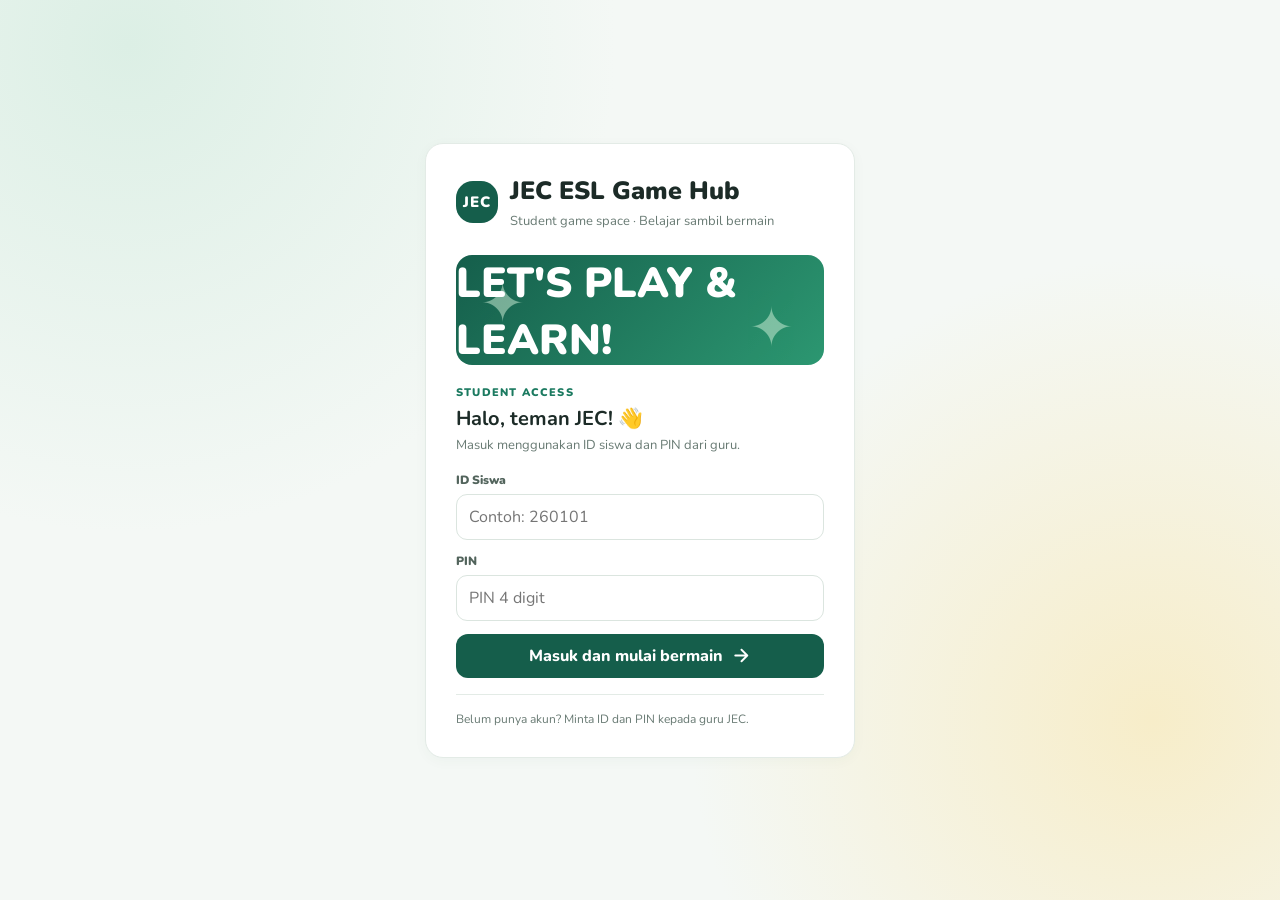
<file: index.html>
<!doctype html>
<html lang="id">
<head>
  <meta charset="utf-8"><meta name="viewport" content="width=device-width,initial-scale=1,viewport-fit=cover">
  <meta name="theme-color" content="#155e4b"><meta name="description" content="JEC ESL Game Hub — ruang belajar dan bermain bahasa Inggris untuk siswa Jagat Education Center.">
  <title>JEC ESL Game Hub — Siswa</title>
  <link rel="preconnect" href="https://fonts.googleapis.com"><link rel="preconnect" href="https://fonts.gstatic.com" crossorigin>
  <link href="https://fonts.googleapis.com/css2?family=Nunito:wght@400;500;600;700;800;900&family=Material+Symbols+Rounded:opsz,wght,FILL,GRAD@20..48,400,0,0&display=swap" rel="stylesheet">
  <link rel="stylesheet" href="assets/css/base.css"><link rel="stylesheet" href="assets/css/student.css"><link rel="stylesheet" href="assets/css/games.css">
</head>
<body><div id="app"><div class="boot"><div class="boot-mark">JEC</div><p>Menyiapkan ruang bermain...</p></div></div><script type="module" src="assets/js/student.js"></script></body>
</html>
</file>
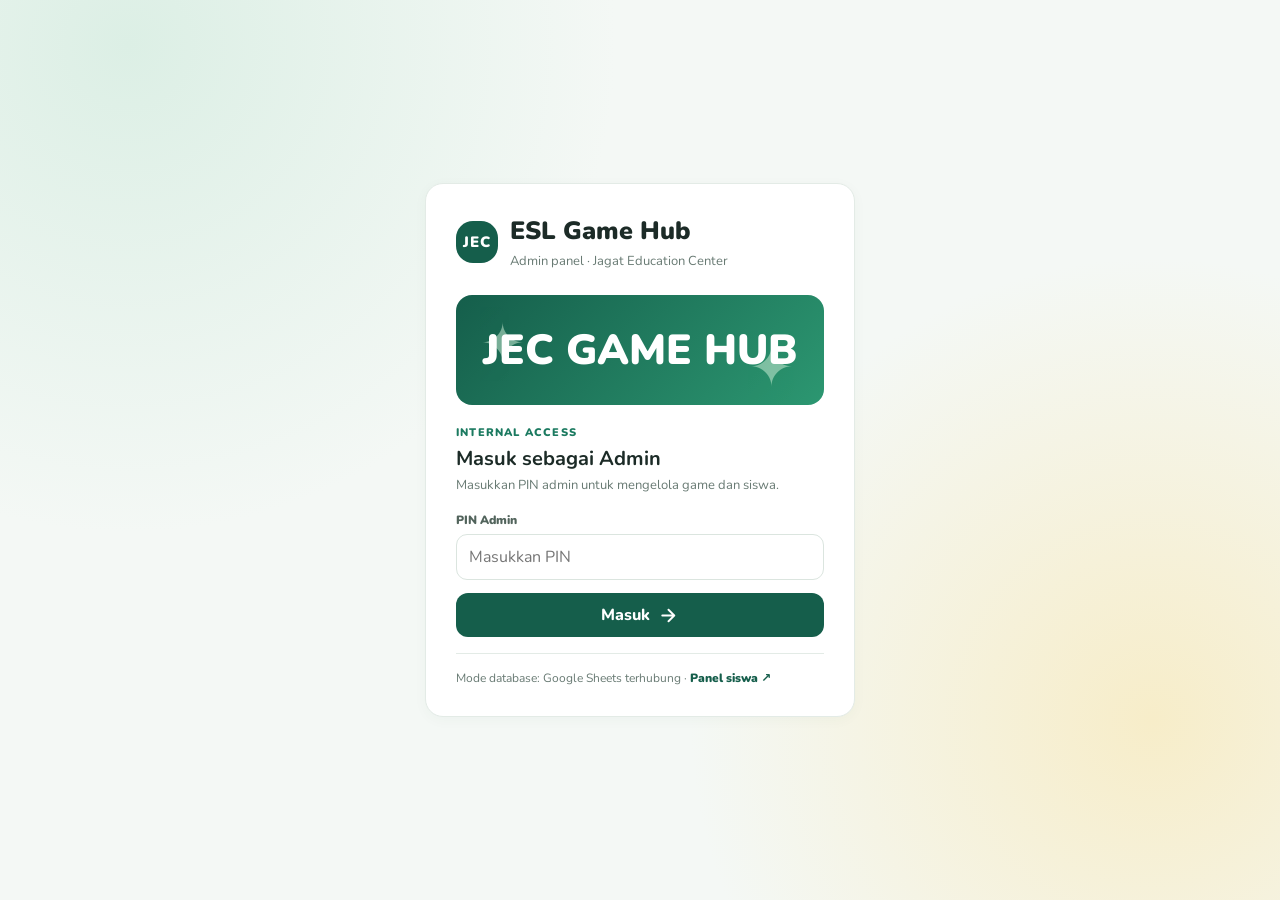
<file: ap.html>
<!doctype html>
<html lang="id">
<head>
  <meta charset="utf-8"><meta name="viewport" content="width=device-width,initial-scale=1,viewport-fit=cover">
  <meta name="theme-color" content="#155e4b"><meta name="description" content="JEC ESL Game Hub — panel administrasi internal Jagat Education Center.">
  <title>JEC ESL Game Hub — Admin</title>
  <link rel="preconnect" href="https://fonts.googleapis.com"><link rel="preconnect" href="https://fonts.gstatic.com" crossorigin>
  <link href="https://fonts.googleapis.com/css2?family=Nunito:wght@400;500;600;700;800;900&family=Material+Symbols+Rounded:opsz,wght,FILL,GRAD@20..48,400,0,0&display=swap" rel="stylesheet">
  <link rel="stylesheet" href="assets/css/base.css"><link rel="stylesheet" href="assets/css/admin.css">
</head>
<body><div id="app"><div class="boot"><div class="boot-mark">JEC</div><p>Menyiapkan panel admin...</p></div></div><script type="module" src="assets/js/admin.js"></script></body>
</html>
</file>
<file: assets/css/base.css>
:root{--green:#155e4b;--green-2:#1b7a60;--mint:#e8f5ef;--lime:#a3d65c;--yellow:#f5c84c;--ink:#1c2b27;--muted:#687a73;--line:#e3ebe6;--paper:#fff;--bg:#f4f8f5;--red:#d94a4a;--blue:#3977c5;--shadow:0 12px 34px rgba(22,65,48,.09);--radius:18px}*{box-sizing:border-box}html,body{margin:0;min-height:100%;font-family:Nunito,system-ui,sans-serif;color:var(--ink);background:var(--bg)}button,input,select,textarea{font:inherit}button{cursor:pointer}a{color:inherit;text-decoration:none}.material-symbols-rounded{font-variation-settings:'FILL' 0,'wght' 500,'GRAD' 0,'opsz' 24;font-size:21px;line-height:1}.boot{min-height:100vh;display:grid;place-content:center;justify-items:center;color:var(--muted)}.boot-mark,.brand-mark{background:var(--green);color:#fff;border-radius:17px;display:grid;place-items:center;font-weight:900;letter-spacing:1px}.boot-mark{width:64px;height:64px;font-size:22px}.brand-mark{width:42px;height:42px;font-size:15px;flex-shrink:0}.muted{color:var(--muted)}.small{font-size:12px}.eyebrow{text-transform:uppercase;letter-spacing:1.2px;color:var(--green-2);font-size:11px;font-weight:900}.page-title{font-size:25px;font-weight:900;margin:0}.page-subtitle{color:var(--muted);margin:4px 0 0;font-size:14px}.card{background:var(--paper);border:1px solid var(--line);border-radius:var(--radius);box-shadow:0 3px 14px rgba(27,72,52,.035)}.card-pad{padding:20px}.btn{border:0;border-radius:12px;padding:11px 15px;font-weight:800;display:inline-flex;align-items:center;justify-content:center;gap:8px;transition:.15s ease}.btn:disabled{opacity:.5;cursor:not-allowed}.btn-primary{background:var(--green);color:#fff}.btn-primary:hover{background:#0d4b3b;transform:translateY(-1px)}.btn-secondary{background:var(--mint);color:var(--green)}.btn-ghost{background:#f4f7f5;color:var(--ink);border:1px solid var(--line)}.btn-danger{background:#fff0f0;color:#a83232}.btn-yellow{background:var(--yellow);color:#49370a}.icon-btn{width:36px;height:36px;border:1px solid var(--line);background:#fff;border-radius:10px;display:inline-grid;place-items:center;color:var(--muted)}.field{display:grid;gap:6px;margin-bottom:13px}.field label{font-size:12px;font-weight:900;color:#52645c}.field input,.field select,.field textarea,.control{width:100%;border:1px solid #dbe5df;border-radius:11px;background:#fff;padding:11px 12px;color:var(--ink);outline:none}.field textarea{min-height:112px;resize:vertical}.field input:focus,.field select:focus,.field textarea:focus,.control:focus{border-color:#62a98b;box-shadow:0 0 0 3px rgba(65,153,115,.12)}.field-hint{font-size:11px;color:var(--muted)}.row{display:flex;align-items:center;gap:10px}.between{justify-content:space-between}.wrap{flex-wrap:wrap}.grid{display:grid;gap:15px}.stats-grid{grid-template-columns:repeat(4,minmax(0,1fr))}.stat{padding:17px}.stat-top{display:flex;align-items:center;justify-content:space-between;color:var(--muted);font-size:12px;font-weight:800}.stat-value{font-size:29px;font-weight:900;margin:5px 0 0}.stat-icon{width:38px;height:38px;border-radius:12px;background:var(--mint);display:grid;place-items:center;color:var(--green)}.pill{display:inline-flex;align-items:center;gap:5px;border-radius:999px;padding:5px 9px;font-size:11px;font-weight:900;background:#edf4ef;color:var(--green)}.pill.warn{background:#fff6dc;color:#8a6200}.pill.red{background:#ffeded;color:#a83232}.pill.blue{background:#eaf2ff;color:#2e60a8}.progress{height:8px;background:#e8efea;border-radius:99px;overflow:hidden}.progress>span{height:100%;display:block;background:linear-gradient(90deg,#167456,#8fca59);border-radius:99px}.table-wrap{overflow:auto}table{width:100%;border-collapse:collapse;min-width:620px}th,td{text-align:left;padding:12px 13px;border-bottom:1px solid #edf1ee;font-size:13px}th{font-size:11px;text-transform:uppercase;letter-spacing:.6px;color:var(--muted);background:#fafcfb}td strong{font-weight:900}.empty{padding:36px 16px;text-align:center;color:var(--muted)}.empty .material-symbols-rounded{font-size:35px;color:#a7b9ae}.toolbar{display:flex;align-items:center;gap:9px;flex-wrap:wrap}.toolbar .search{max-width:260px}.search{position:relative;flex:1;min-width:160px}.search input{width:100%;padding:10px 12px 10px 38px;border:1px solid var(--line);background:#fff;border-radius:11px;outline:none}.search .material-symbols-rounded{position:absolute;left:12px;top:10px;color:#8b9a92}.modal-backdrop{position:fixed;inset:0;background:rgba(13,34,25,.45);z-index:40;display:grid;place-items:center;padding:16px}.modal{width:min(640px,100%);max-height:90vh;overflow:auto;background:white;border-radius:20px;box-shadow:0 25px 80px rgba(0,0,0,.2)}.modal-head,.modal-foot{padding:16px 20px;border-bottom:1px solid var(--line);display:flex;align-items:center;justify-content:space-between}.modal-foot{border-bottom:0;border-top:1px solid var(--line);justify-content:flex-end;gap:8px}.modal-body{padding:20px}.toast-host{position:fixed;right:18px;bottom:18px;z-index:80;display:grid;gap:8px}.toast{background:#173f32;color:white;padding:12px 16px;border-radius:12px;box-shadow:var(--shadow);font-weight:800;font-size:13px;max-width:340px;animation:toastIn .2s ease}.toast.error{background:#8c2c2c}.toast.info{background:#285b90}@keyframes toastIn{from{opacity:0;transform:translateY(8px)}to{opacity:1;transform:none}}.login-screen{min-height:100vh;display:grid;place-items:center;padding:22px;background:radial-gradient(circle at 10% 5%,#dcefe5,transparent 34%),radial-gradient(circle at 90% 80%,#f7edc9,transparent 34%),var(--bg)}.login-card{width:min(430px,100%);padding:30px}.login-card .brand-row{display:flex;align-items:center;gap:12px;margin-bottom:25px}.login-card h1{font-size:25px;margin:0;font-weight:900}.login-card p{margin:4px 0 0;color:var(--muted);font-size:13px}.login-art{height:110px;border-radius:16px;background:linear-gradient(135deg,#155e4b,#2c9771);margin-bottom:20px;display:grid;place-items:center;color:#fff;overflow:hidden;position:relative}.login-art:before,.login-art:after{content:'✦';position:absolute;color:#d5f4dc;font-size:54px;opacity:.5}.login-art:before{left:24px;top:12px}.login-art:after{right:30px;bottom:0}.login-art span{font-size:42px;font-weight:900;z-index:1}.divider{height:1px;background:var(--line);margin:16px 0}.hide{display:none!important}.section-head{display:flex;justify-content:space-between;align-items:flex-start;gap:12px;margin-bottom:17px}.tag{font-size:11px;font-weight:900;border:1px solid var(--line);color:#63766b;padding:5px 8px;border-radius:7px;background:white}.avatar{width:38px;height:38px;border-radius:13px;display:grid;place-items:center;background:#e9f5ee;color:var(--green);font-weight:900}.avatar.yellow{background:#fff4d2;color:#926c10}.avatar.blue{background:#eaf1ff;color:#386ab6}.avatar.red{background:#ffeded;color:#b34c4c}.list-row{display:flex;align-items:center;gap:12px;padding:13px 0;border-bottom:1px solid #eff3f0}.list-row:last-child{border-bottom:0}.list-row .grow{flex:1;min-width:0}.list-row .grow strong{display:block;font-size:13px}.list-row .grow small{color:var(--muted);font-size:11px}.chip-row{display:flex;gap:7px;flex-wrap:wrap}.chip{border:1px solid var(--line);border-radius:999px;padding:6px 10px;font-size:11px;font-weight:900;color:#627269;background:#fff}.chip.active{background:var(--green);border-color:var(--green);color:white}.notice{background:#f0f8f2;border:1px solid #d6eadb;color:#285d43;padding:12px 14px;border-radius:12px;font-size:12px}.notice.warn{background:#fff8e6;border-color:#f2e2b5;color:#86610b}.notice.error{background:#fff0f0;border-color:#f2cccc;color:#a13c3c}
@media(max-width:850px){.stats-grid{grid-template-columns:repeat(2,minmax(0,1fr))}.page-title{font-size:22px}}@media(max-width:520px){.card-pad{padding:15px}.stats-grid{gap:9px}.stat{padding:12px}.stat-value{font-size:24px}.section-head{align-items:flex-start}.login-card{padding:22px}}
</file>
<file: assets/css/student.css>
.student-shell{min-height:100vh;display:grid;grid-template-columns:245px minmax(0,1fr)}.student-sidebar{background:#fff;border-right:1px solid var(--line);padding:20px 15px;position:sticky;top:0;height:100vh;display:flex;flex-direction:column;gap:24px}.student-brand{display:flex;gap:10px;align-items:center;padding:3px 7px}.student-brand strong{font-size:14px;display:block}.student-brand small{display:block;color:var(--muted);font-size:10px}.student-nav{display:grid;gap:5px}.student-nav .side-link{color:#5f7168}.student-nav .side-link.active,.student-nav .side-link:hover{background:#eaf6ee;color:var(--green)}.student-main{min-width:0}.student-topbar{height:70px;background:#fff;border-bottom:1px solid var(--line);display:flex;align-items:center;justify-content:space-between;padding:0 28px;position:sticky;top:0;z-index:10}.student-content{max-width:1320px;margin:auto;padding:25px 28px 55px}.welcome-banner{background:linear-gradient(115deg,#155e4b,#258c68);color:#fff;padding:24px 26px;border-radius:20px;display:flex;align-items:center;justify-content:space-between;gap:15px;overflow:hidden;position:relative}.welcome-banner:after{content:'✦';position:absolute;font-size:130px;color:rgba(255,255,255,.09);right:35px;top:-35px}.welcome-banner h2{font-size:24px;margin:4px 0;font-weight:900}.welcome-banner p{margin:0;color:#d5eee0;font-size:13px}.welcome-emoji{font-size:64px;z-index:1}.game-cards{display:grid;grid-template-columns:repeat(3,minmax(0,1fr));gap:13px}.game-card{border:1px solid var(--line);background:#fff;border-radius:17px;padding:16px;display:flex;flex-direction:column;gap:10px;box-shadow:0 3px 12px rgba(30,75,52,.03)}.game-card:hover{border-color:#9bcbb0;transform:translateY(-2px);transition:.15s}.game-card-top{display:flex;align-items:center;justify-content:space-between}.game-card-icon{height:42px;width:42px;background:#eaf6ee;color:var(--green);border-radius:13px;display:grid;place-items:center}.game-card h3{font-size:15px;margin:0;font-weight:900}.game-card p{font-size:11px;color:var(--muted);margin:0;line-height:1.5}.game-card-footer{display:flex;align-items:center;justify-content:space-between;margin-top:auto;padding-top:4px}.game-card .btn{padding:9px 12px;font-size:12px}.student-profile{display:flex;align-items:center;gap:10px}.student-profile .avatar{width:39px;height:39px}.student-bottom-nav{display:none}.game-topline{display:flex;align-items:center;justify-content:space-between;gap:10px;margin-bottom:14px}.review-bars{display:grid;gap:12px}.review-bar{display:grid;grid-template-columns:110px 1fr 38px;gap:10px;align-items:center;font-size:12px}.review-bar .progress{height:9px}.profile-box{display:flex;gap:18px;align-items:center}.profile-big{width:76px;height:76px;border-radius:24px;background:#e8f5ed;color:var(--green);display:grid;place-items:center;font-size:26px;font-weight:900}
@media(max-width:850px){.student-shell{grid-template-columns:1fr}.student-sidebar{display:none}.student-topbar{height:62px;padding:0 16px}.student-content{padding:18px 15px 88px}.game-cards{grid-template-columns:repeat(2,minmax(0,1fr))}.student-bottom-nav{display:flex;position:fixed;bottom:0;left:0;right:0;background:#fff;border-top:1px solid var(--line);z-index:20;padding:8px max(10px,env(safe-area-inset-left)) calc(8px + env(safe-area-inset-bottom));justify-content:space-around}.student-bottom-nav button{border:0;background:transparent;display:grid;justify-items:center;gap:3px;color:var(--muted);font-size:10px;font-weight:800}.student-bottom-nav button.active{color:var(--green)}.student-bottom-nav .material-symbols-rounded{font-size:22px}.welcome-banner{padding:20px}.welcome-banner h2{font-size:20px}}
@media(max-width:480px){.game-cards{grid-template-columns:1fr}.welcome-emoji{font-size:48px}.review-bar{grid-template-columns:82px 1fr 32px}}

/* JEC ESL Game Hub v2 — student experience */
.student-clock{font-size:11px;color:var(--green);font-weight:800;letter-spacing:.1px;margin-top:3px;font-variant-numeric:tabular-nums}
.student-topbar{min-height:78px;height:auto;padding-top:9px;padding-bottom:9px}
.achievement-grid{display:grid;grid-template-columns:repeat(5,minmax(0,1fr));gap:9px;margin-top:12px}
.achievement{border:1px solid var(--line);border-radius:13px;padding:11px 8px;text-align:center;display:grid;justify-items:center;gap:4px;background:#fff;min-width:0}
.achievement>span{font-size:25px}
.achievement b{font-size:11px}
.achievement small{font-size:10px;line-height:1.35;color:var(--muted)}
.achievement.locked{filter:saturate(.3);opacity:.65;background:#f8faf8}
.achievement.earned{border-color:#b6d9c2;background:#f5fbf6}
.student-lock-overlay{position:fixed;inset:0;z-index:99999;background:rgba(7,31,22,.94);display:grid;place-items:center;padding:20px;backdrop-filter:blur(12px)}
.student-lock-card{width:min(520px,100%);background:#fff;border-radius:24px;padding:32px 25px;text-align:center;box-shadow:0 24px 90px rgba(0,0,0,.28)}
.student-lock-card h1{font-size:clamp(24px,5vw,34px);margin:8px 0;color:#174f3c}
.student-lock-card p{font-size:17px;line-height:1.55;font-weight:800}
.student-lock-card small{display:block;color:var(--muted);margin-top:16px;line-height:1.5}
.student-lock-card .notice{margin-top:14px}
.lock-emoji{font-size:58px;margin-bottom:4px}
@media(max-width:850px){.student-topbar{min-height:66px}.achievement-grid{grid-template-columns:repeat(3,minmax(0,1fr))}}
@media(max-width:480px){.achievement-grid{grid-template-columns:repeat(2,minmax(0,1fr))}.student-clock{font-size:10px}.student-lock-card{padding:26px 18px}}
</file>
<file: assets/css/games.css>
.game-stage{background:#fff;border:1px solid var(--line);border-radius:20px;padding:22px;min-height:380px;box-shadow:var(--shadow)}.game-progress{display:flex;align-items:center;gap:12px;margin-bottom:22px}.game-progress .progress{flex:1}.game-qno{font-size:12px;color:var(--muted);font-weight:900}.game-prompt{font-size:clamp(20px,3vw,29px);font-weight:900;line-height:1.25;margin:8px 0 20px}.game-options{display:grid;grid-template-columns:repeat(2,minmax(0,1fr));gap:11px}.game-option{border:2px solid #e7eee9;background:#fbfdfb;border-radius:14px;padding:14px;font-weight:900;text-align:left;min-height:56px;color:var(--ink)}.game-option:hover{border-color:#86bd9c;background:#f1faf3}.game-option.correct{background:#e6f7e9;border-color:#55ae70;color:#1b6a37}.game-option.wrong{background:#fff0f0;border-color:#dd8888;color:#a83232}.game-answer{display:flex;gap:9px;flex-wrap:wrap}.game-answer input{flex:1;min-width:180px;border:2px solid #e2ebe5;border-radius:12px;padding:13px;font-weight:800}.game-feedback{padding:11px 13px;border-radius:12px;font-size:13px;font-weight:900;margin-top:15px}.game-feedback.good{background:#eaf7ed;color:#237344}.game-feedback.bad{background:#fff1ee;color:#a74535}.game-actions{display:flex;justify-content:space-between;align-items:center;gap:10px;margin-top:22px}.game-tile-grid{display:grid;grid-template-columns:repeat(4,minmax(0,1fr));gap:9px}.game-tile{min-height:74px;border-radius:13px;border:2px solid #e2ece5;background:#f6faf7;font-weight:900;font-size:14px;padding:10px}.game-tile.selected{background:#e4f5e9;border-color:var(--green)}.game-tile.matched{opacity:.45;pointer-events:none}.game-letters{display:flex;justify-content:center;gap:6px;flex-wrap:wrap;margin:16px 0}.game-letter{width:41px;height:45px;border-radius:10px;background:#eaf6ed;border:1px solid #cde5d3;display:grid;place-items:center;font-weight:900;font-size:18px}.game-hint{font-size:12px;color:var(--muted);margin-top:8px}.game-result{text-align:center;padding:25px}.game-result .score{font-size:58px;font-weight:900;color:var(--green)}.game-wheel{width:160px;height:160px;border:12px solid #e5f3e9;border-radius:50%;background:conic-gradient(#f9d35e 0 25%,#7bc69b 25% 50%,#7eb4e8 50% 75%,#e99d93 75%);display:grid;place-items:center;margin:10px auto 18px;box-shadow:inset 0 0 0 7px #fff}.game-wheel span{background:white;border-radius:50%;width:54px;height:54px;display:grid;place-items:center;font-weight:900;color:var(--green)}.game-image{max-width:100%;max-height:180px;object-fit:contain;border-radius:14px;background:#f4f7f5;margin:6px 0 14px}.game-sort-list{display:grid;gap:8px}.game-sort-item{display:flex;align-items:center;justify-content:space-between;gap:10px;background:#f8fbf8;border:1px solid var(--line);padding:10px 12px;border-radius:11px}.game-sort-item select{border:1px solid var(--line);padding:7px;border-radius:8px;max-width:150px}.game-mini{font-size:11px;color:var(--muted);font-weight:800}.game-stage .notice{margin-top:14px}
@media(max-width:580px){.game-stage{padding:15px}.game-options{grid-template-columns:1fr}.game-tile-grid{grid-template-columns:repeat(3,minmax(0,1fr))}.game-tile{min-height:64px}.game-prompt{font-size:22px}.game-actions{flex-wrap:wrap}}

/* JEC ESL Game Hub v2 — dedicated mini-game boards */
.pair-columns{display:grid;grid-template-columns:repeat(2,minmax(0,1fr));gap:12px;align-items:start}
.pair-column{display:grid;gap:8px;min-width:0}
.pair-column .game-option{min-height:58px}
.memory-pairs-grid{display:grid;grid-template-columns:repeat(4,minmax(0,1fr));gap:10px}
.memory-pair-card{min-height:92px;border:2px solid #dce9e0;border-radius:14px;background:linear-gradient(145deg,#eaf6ee,#f8fcf9);color:var(--green);padding:10px;display:grid;place-content:center;gap:5px;text-align:center;font-weight:900}
.memory-pair-card small{font-size:9px;letter-spacing:.12em;opacity:.7}
.memory-pair-card b{font-size:14px;overflow-wrap:anywhere}
.memory-pair-card.revealed{background:#fff8dd;border-color:#e9c75f;color:#51421a}
.memory-pair-card.matched{background:#e8f7eb;border-color:#68b47b;color:#1d7137;opacity:.82}
.wordsearch-layout{display:grid;grid-template-columns:minmax(0,1fr) minmax(130px,.35fr);gap:18px;align-items:start}
.wordsearch-grid{display:grid;grid-template-columns:repeat(var(--word-cols,10),minmax(0,1fr));gap:4px;padding:12px;background:#eaf4ed;border-radius:14px;max-width:590px}
.word-cell{aspect-ratio:1;border:1px solid #d5e4d9;border-radius:7px;background:#fff;color:#183f30;font-weight:900;font-size:clamp(11px,1.7vw,16px);padding:0;min-width:0}
.word-cell.selected{background:#ffe9a8;border-color:#d9a92f;color:#6b4c00}
.word-cell:disabled{opacity:1}
.wordsearch-words{display:grid;gap:7px;font-size:12px}
.word-target{padding:7px 9px;background:#f3f7f4;border:1px solid var(--line);border-radius:8px;font-weight:900}
.word-target.found{background:#e6f7e9;color:#237344;text-decoration:line-through}
.game-letter.used{opacity:.35;background:#dfe6e1;pointer-events:none}
.arcade-board{border-radius:18px;padding:16px;background:linear-gradient(145deg,#eff8ff,#f7fff7);border:1px solid #d9e9e1}
.arcade-lane{font-size:32px;text-align:center;padding:12px;margin-bottom:12px;background:linear-gradient(90deg,#dcefff,#fff);border-radius:12px}
.arcade-choice{min-height:68px}
.mole-board{background:linear-gradient(145deg,#f5f0ff,#fbf8ff)}
.fruit-board{background:linear-gradient(145deg,#fff7e9,#f1fff4)}
@media(max-width:580px){.memory-pairs-grid{grid-template-columns:repeat(3,minmax(0,1fr));gap:7px}.memory-pair-card{min-height:76px}.wordsearch-layout{grid-template-columns:1fr}.wordsearch-grid{gap:3px;padding:8px}.word-cell{border-radius:5px}.pair-columns{gap:7px}.pair-column .game-option{padding:10px 8px;font-size:12px}}
</file>
<file: assets/css/admin.css>
.admin-shell{min-height:100vh;display:grid;grid-template-columns:248px minmax(0,1fr)}.sidebar{background:#103f33;color:#d8eae1;padding:20px 14px;display:flex;flex-direction:column;gap:22px;position:sticky;top:0;height:100vh}.sidebar-brand{display:flex;align-items:center;gap:10px;padding:4px 8px}.sidebar-brand .brand-mark{background:#d4f0d9;color:#13533f}.sidebar-brand strong{display:block;font-size:14px;color:#fff}.sidebar-brand small{font-size:10px;color:#a8c7b8}.nav-label{font-size:10px;font-weight:900;letter-spacing:1px;color:#82a99a;padding:0 11px;margin:4px 0}.side-nav{display:grid;gap:4px}.side-link{display:flex;align-items:center;gap:12px;padding:11px 12px;border-radius:11px;color:#c8ded3;font-weight:800;font-size:13px;border:0;background:transparent;text-align:left;width:100%}.side-link:hover,.side-link.active{background:#1d624d;color:#fff}.side-link.active{box-shadow:inset 3px 0 #d5d95b}.sidebar-bottom{margin-top:auto;border-top:1px solid rgba(255,255,255,.12);padding:14px 7px 0}.admin-main{min-width:0}.topbar{height:70px;background:#fff;border-bottom:1px solid var(--line);display:flex;align-items:center;justify-content:space-between;padding:0 28px;position:sticky;top:0;z-index:10}.topbar-left{display:flex;align-items:center;gap:12px}.topbar-title{font-weight:900}.topbar-meta{font-size:11px;color:var(--muted)}.mobile-menu{display:none}.admin-content{padding:26px 28px 60px;max-width:1500px;margin:auto}.panel-grid{display:grid;grid-template-columns:1.35fr 1fr;gap:16px}.wizard{display:grid;grid-template-columns:repeat(4,1fr);gap:8px;margin-bottom:19px}.wizard-step{display:flex;align-items:center;gap:8px;padding:10px;border:1px solid var(--line);border-radius:12px;color:var(--muted);font-size:12px;font-weight:900}.wizard-step.active{background:var(--mint);border-color:#add5bd;color:var(--green)}.wizard-step.done{color:#23865d}.wizard-number{width:24px;height:24px;display:grid;place-items:center;background:#edf2ee;border-radius:50%;font-size:11px}.wizard-step.active .wizard-number{background:var(--green);color:white}.template-grid{display:grid;grid-template-columns:repeat(3,minmax(0,1fr));gap:9px}.template-option{border:1px solid var(--line);border-radius:13px;padding:12px;background:#fff;text-align:left;display:flex;gap:10px;align-items:flex-start;min-height:84px}.template-option:hover{border-color:#8ac2a1;background:#fbfffc}.template-option.selected{border:2px solid var(--green);background:#eff8f2;padding:11px}.template-option .material-symbols-rounded{color:var(--green);font-size:22px}.template-option strong{display:block;font-size:12px}.template-option small{font-size:10px;color:var(--muted)}.table-actions{display:flex;gap:6px}.form-grid{display:grid;grid-template-columns:repeat(2,minmax(0,1fr));gap:0 13px}.span-2{grid-column:span 2}.settings-row{display:flex;justify-content:space-between;align-items:center;gap:12px;padding:15px 0;border-bottom:1px solid var(--line)}.settings-row:last-child{border:0}.toggle{accent-color:var(--green);width:18px;height:18px}.ranking-number{font-size:15px;font-weight:900;color:#6f8077;width:25px}.rank-1{color:#b88416}.mobile-overlay{display:none}
@media(max-width:1000px){.admin-shell{grid-template-columns:218px minmax(0,1fr)}.admin-content{padding:22px 18px}.topbar{padding:0 18px}.template-grid{grid-template-columns:repeat(2,minmax(0,1fr))}.panel-grid{grid-template-columns:1fr}}
@media(max-width:700px){.admin-shell{display:block}.sidebar{position:fixed;z-index:50;left:0;top:0;width:270px;transform:translateX(-105%);transition:transform .2s;height:100dvh}.sidebar.open{transform:none}.mobile-overlay.show{display:block;position:fixed;inset:0;background:rgba(0,0,0,.35);z-index:45}.mobile-menu{display:grid}.topbar{height:60px;padding:0 12px}.admin-content{padding:18px 12px 45px}.wizard-step{justify-content:center}.wizard-step span:last-child{display:none}.template-grid{grid-template-columns:repeat(2,minmax(0,1fr))}}
@media(max-width:460px){.template-grid{grid-template-columns:1fr}.form-grid{grid-template-columns:1fr}.span-2{grid-column:auto}.wizard{gap:5px}.wizard-step{padding:8px}.wizard-number{width:23px;height:23px}}

/* JEC ESL Game Hub v2 — learning operations */
.template-stats{border:1px solid var(--line);border-radius:14px;padding:12px;background:#fbfdfb}
.template-stats>summary,.template-stat-item>summary{cursor:pointer;list-style:none;display:flex;align-items:center;justify-content:space-between;gap:12px}
.template-stats>summary::-webkit-details-marker,.template-stat-item>summary::-webkit-details-marker{display:none}
.template-stats>summary:after,.template-stat-item>summary:after{content:'expand_more';font-family:'Material Symbols Rounded';font-size:20px;color:var(--muted)}
.template-stats[open]>summary:after,.template-stat-item[open]>summary:after{content:'expand_less'}
.template-stat-list{display:grid;gap:7px;margin-top:12px}
.template-stat-item{border:1px solid var(--line);border-radius:11px;background:#fff;padding:10px 12px}
.template-stat-name{display:flex;align-items:center;gap:9px;min-width:130px}
.template-stat-name .material-symbols-rounded{color:var(--green);font-size:20px}
.template-stat-numbers{display:flex;align-items:baseline;gap:5px;font-variant-numeric:tabular-nums}
.template-stat-numbers b{font-size:15px;color:var(--green);margin-left:5px}
.template-stat-numbers small{font-size:10px;color:var(--muted)}
.template-guide-grid{display:grid;grid-template-columns:repeat(2,minmax(0,1fr));gap:8px;margin-top:12px}
.template-guide-item{border:1px solid var(--line);border-radius:11px;padding:11px;background:#fff;min-width:0}
.template-guide-item summary{display:flex;align-items:center;gap:8px;cursor:pointer;list-style:none;font-size:12px}
.template-guide-item summary::-webkit-details-marker{display:none}
.template-guide-item summary .material-symbols-rounded{font-size:19px;color:var(--green)}
.template-guide-item[open]{border-color:#9bcbb0;background:#fbfffc}
.template-guide-item p{margin:8px 0 0;line-height:1.45}
@media(max-width:560px){.template-guide-grid{grid-template-columns:1fr}.template-stat-item>summary{align-items:flex-start;flex-direction:column}.template-stat-numbers{align-self:flex-end}}
</file>
